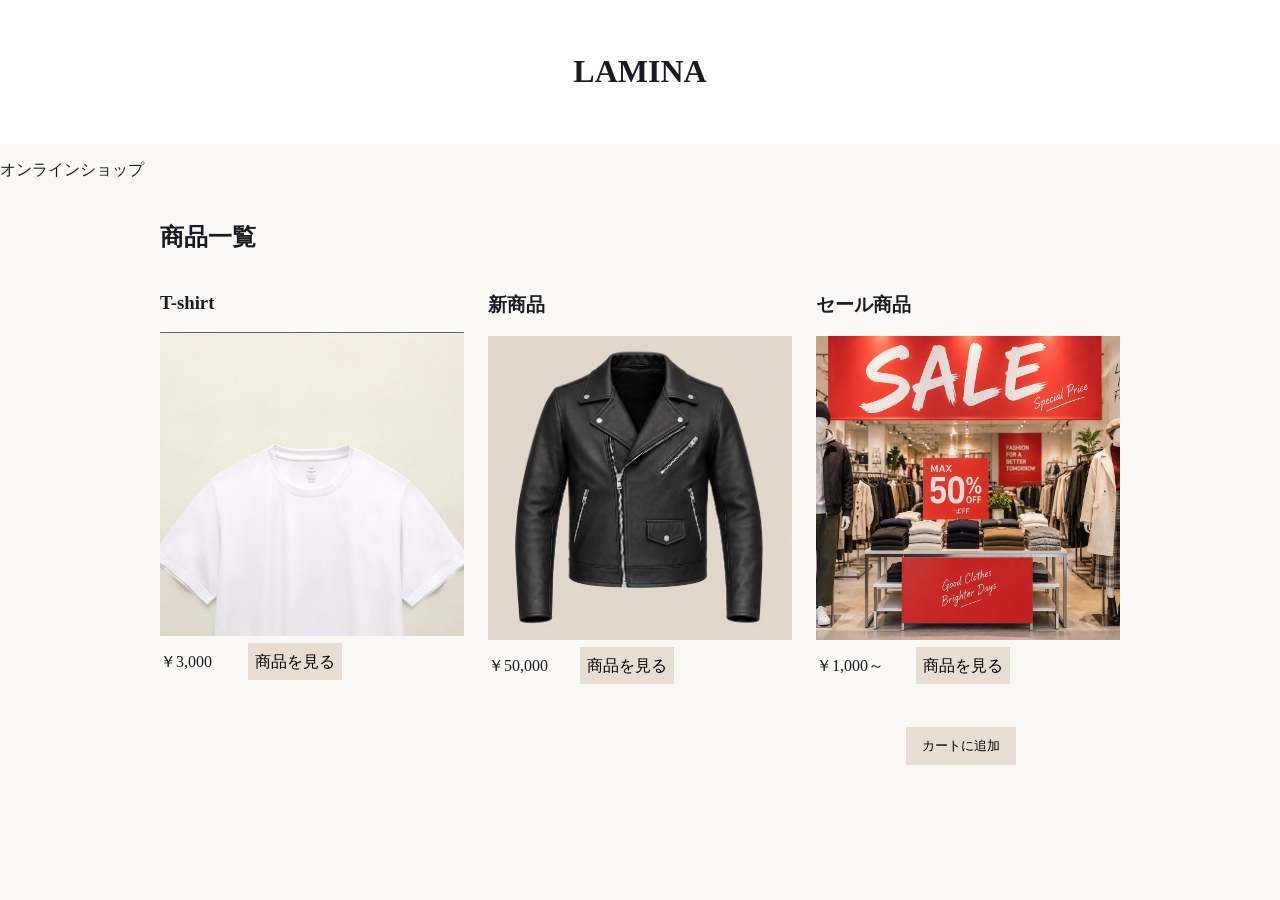
<file: index.html>
<!DOCTYPE html>
<html lang="ja">
<head>
    <meta charset="UTF-8">
    <meta name="viewport" content="width=device-width, initial-scale=1.0">
    <title>アパレルサイト</title>
    <link rel="stylesheet" href="style.css">
    <script src="script.js" defer></script>
</head>
<body>
  <header>
    <h1>
        LAMINA
    </h1>
  </header>
<p>
    オンラインショップ
</p>
  <main>
    <h2>
        商品一覧
    </h2>
    <div id="list"class="list">
      <productcard class="product">
        <h3>T-shirt</h3>
<a href="T-shirt.html">
        <img src="images/T-shirt.png" alt="T-shirt">
        </a>
        <p>￥3,000&emsp;&emsp;
          
          <a href="T-shirt.html" class="look-items">商品を見る</a></p>
           
      </productcard>

      <section class="new-img">
        <h3>新商品</h3>
        <a href="brand-new-items.html">
        <img src="images/beige.png" alt="新商品">
          </a>
        <p>￥50,000&emsp;&emsp;<a href="new-items.html" class="look-items">商品を見る</a></p>
      </section>

      <article class="new-img">
        <h3> セール商品</h3>
        <a href="sale.html">
        <img src="images/sale.png" alt="セール商品">
        </a>
        <p>￥1,000～&emsp;&emsp;<a href="sale.html" class="look-items">商品を見る</a></p>
         <button class="add-cart" >カートに追加</button> 
      </article>

    </div>

</main>
</body>
</html>
</file>
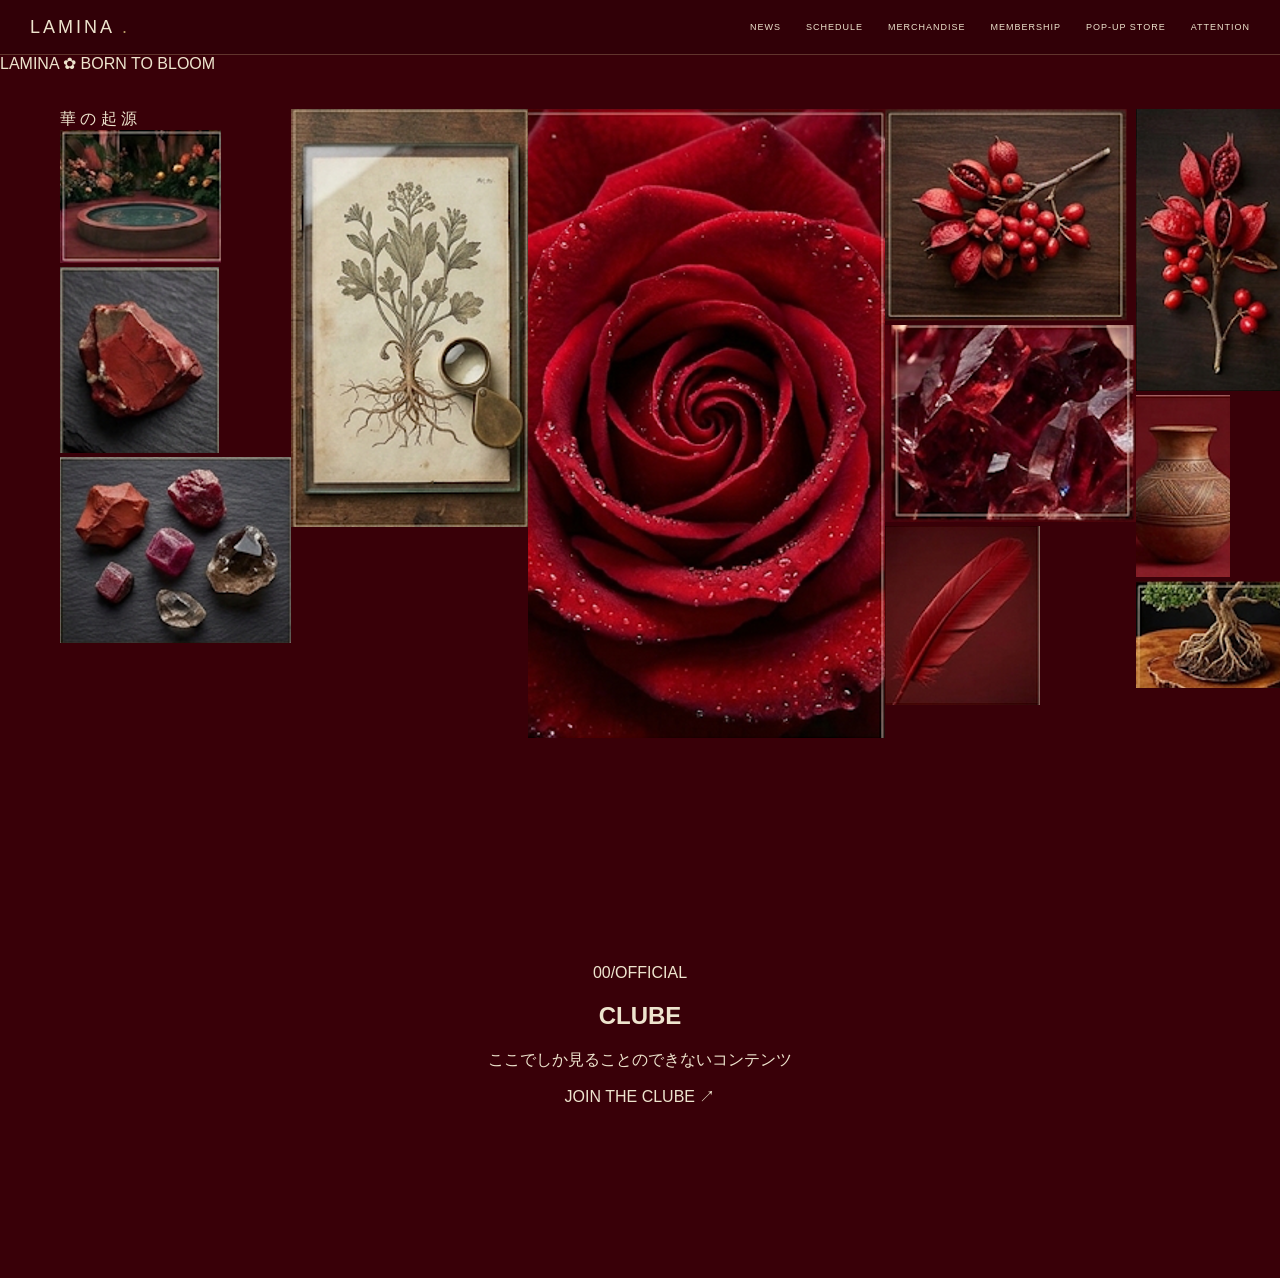
<file: brand-new-items.html>
<!DOCTYPE html>
<html lang="ja">
<head>
    <meta charset="UTF-8">
    <meta name="viewport" content="width=device-width, initial-scale=1.0">
    <title>新商品</title>
    <link rel="stylesheet" href="band-new-items.css">
</head>

<body>
    <header class="header">
        <a href="#" class="logo">LAMINA <span>.</span></a>

        <button class="menu" id="menu" aria-label="メニュー">
            <span></span>
            <span></span>
        </button>

        <nav class="nav" id="nav">
            <a href="#news">NEWS</a>
            <a href="#schedule">SCHEDULE</a>
            <a href="#merchandise">MERCHANDISE</a>
            <a href="#membership">MEMBERSHIP</a>
            <a href="#pop-up-store">POP-UP STORE</a>
            <a href="#attention">ATTENTION</a>
        </nav>
    </header>

    <main>
      
<section class="home" id="home">

    <div class="home-top">
        <span>LAMINA</span>
        <span class="hero-emblem">✿</span>
        <span>BORN TO BLOOM</span>
    </div>

    <div class="gallery">

        <!-- 左端 -->
        <div class="gal-col">

            <div class="item">
                <span>華</span>
                <span>の</span>
                <span>起</span>
                <span>源</span>
            </div>

            <div class="gallery-item">
                <img src="images/flower-garden.jpg" alt="花園">
            </div>

            <div class="gallery-item">
                <img src="images/red-stone.png" alt="赤い鉱石">
            </div>

            <div class="gallery-item">
                <img src="images/mineral.png" alt="鉱石">
            </div>

        </div>

        <!-- 左から2列目 -->
        <div class="gallery-column">
            <div class="gallery-item tall">
                <img src="images/botanical.png" alt="植物標本">
            </div>
        </div>

        <!-- 中央 -->
        <div class="gallery-column center-column">
            <div class="gallery-item main-rose">
                <img src="images/main-rose.png" alt="赤い薔薇">
            </div>
        </div>

        <!-- 右から2列目 -->
        <div class="gallery-column right-column">

            <div class="gallery-item">
                <img src="images/berries.png" alt="赤い実">
            </div>

            <div class="gallery-item">
                <img src="images/crystal.png" alt="赤い結晶">
            </div>

            <div class="gallery-item">
                <img src="images/feather.png" alt="赤い羽根">
            </div>

        </div>

        <!-- 右端 -->
        <div class="gallery-column">

            <div class="gallery-item">
                <img src="images/seed.png" alt="植物の種">
            </div>

            <div class="gallery-item">
                <img src="images/vase.png" alt="アンティークの花瓶">
            </div>

            <div class="gallery-item">
                <img src="images/root.png" alt="植物の根">
            </div>

        </div>

    </div>

</section>

<!--member-->
<section class="club" id="club">
  <div class="club-content">
    <p>00/OFFICIAL</p>
    <h2>CLUBE</h2>
    <p class="club-text">ここでしか見ることのできないコンテンツ</p>
    <a href="member.html" class="join-club">JOIN THE CLUBE ↗</a>
  </div>
</section>

    </main>
</body>
</html>
</file>
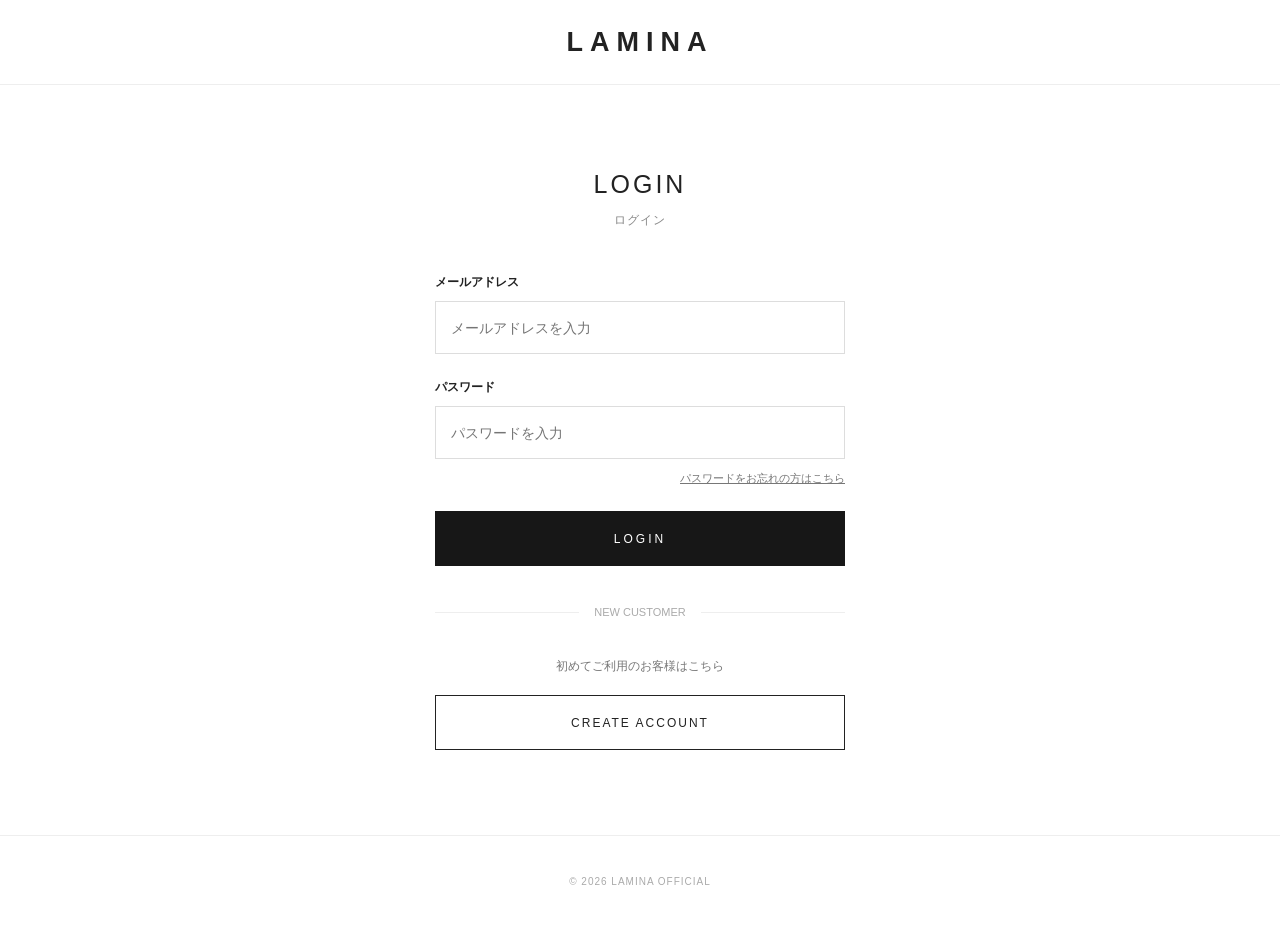
<file: member.html>
<!DOCTYPE html> 

<html lang="ja"> 

<head> 

  <meta charset="UTF-8"> 

  <meta name="viewport" content="width=device-width, initial-scale=1.0"> 

  

  <title>OFFICIAL LOGIN</title> 

  

  <!-- CSS読み込み --> 

  <link rel="stylesheet" href="member.css"> 

</head> 

  

<body> 

  

  <!-- HEADER --> 

  <header> 

    <div class="logo">LAMINA</div> 

  </header> 

  

  <!-- LOGIN --> 

  <main class="login-container"> 

  

    <div class="login-title"> 

      <h1>LOGIN</h1> 

      <p>ログイン</p> 

    </div> 

  

    <form action="#" method="post"> 

  

      <!-- メールアドレス --> 

      <div class="form-group"> 

        <label for="email">メールアドレス</label> 

        <input 

          type="email" 

          id="email" 

          name="email" 

          placeholder="メールアドレスを入力" 

          required 

        > 

      </div> 

  

      <!-- パスワード --> 

      <div class="form-group"> 

        <label for="password">パスワード</label> 

        <input 

          type="password" 

          id="password" 

          name="password" 

          placeholder="パスワードを入力" 

          required 

        > 

  

        <a href="#" class="forgot"> 

          パスワードをお忘れの方はこちら 

        </a> 

      </div> 

  

      <!-- ログインボタン --> 

      <button type="submit" class="login-button"> 

        LOGIN 

      </button> 

  

    </form> 

  

    <!-- 区切り線 --> 

    <div class="divider"> 

      NEW CUSTOMER 

    </div> 

  

    <!-- 新規登録 --> 

    <div class="register"> 

      <p>初めてご利用のお客様はこちら</p> 

  

      <a href="#" class="register-button"> 

        CREATE ACCOUNT 

      </a> 

    </div> 

  

  </main> 

  

  <!-- FOOTER --> 

  <footer> 

    <p>© 2026 LAMINA OFFICIAL</p> 

  </footer> 

  
<script src="member.js"></script>
</body> 

</html>
</file>
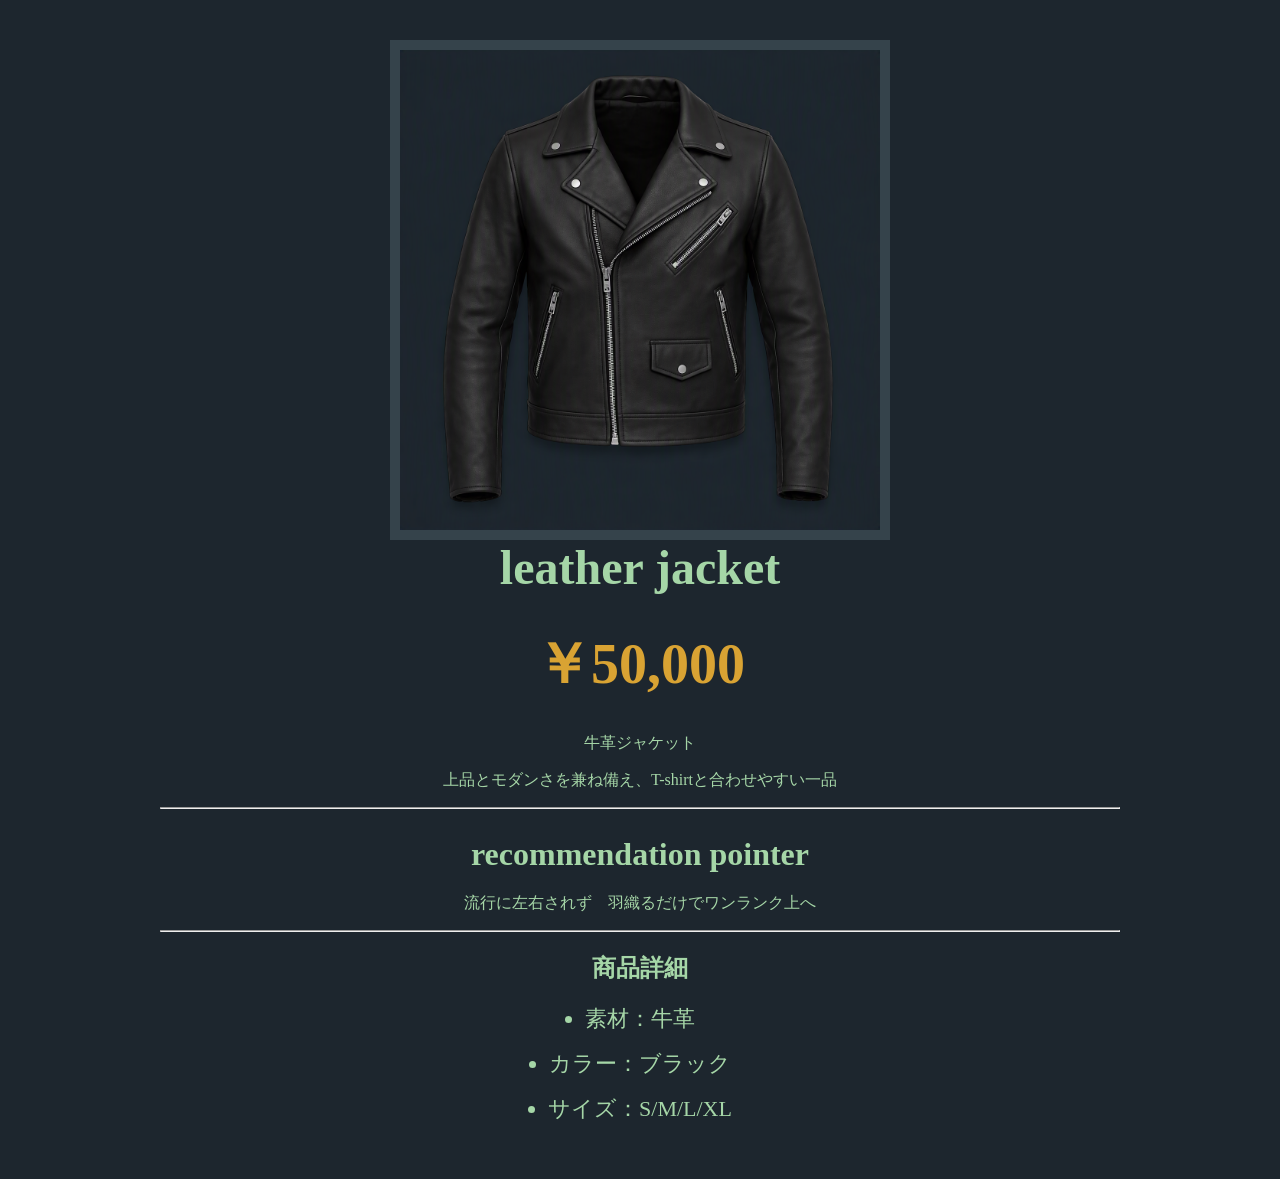
<file: new-items.html>
<!DOCTYPE html>
<html lang="jp">
<head>
    <meta charset="UTF-8">
    <meta name="viewport" content="width=device-width, initial-scale=1.0">
    <title>新商品</title>
    <link rel="stylesheet" href="new-items.css">
</head>
<body>
    <main>
        <img src="images/Designer (1).png" alt="革ジャン" class="new-items-img">
        <h1>leather jacket</h1>
        <p class="price">￥50,000</p>
        <p class="leather">牛革ジャケット</p>
        <p class="leather">上品とモダンさを兼ね備え、T-shirtと合わせやすい一品</p>
<hr>

<h2 class="recommendation">recommendation pointer</h2>
<p class="reco">流行に左右されず　羽織るだけでワンランク上へ</p>
<hr>
<h2>商品詳細</h2>


<ul class="center-list">
    <li>素材：牛革</li>
    <li>カラー：ブラック</li>
    <li>サイズ：S/M/L/XL</li>
</ul>


    </main>

    
</body>
</html>
</file>
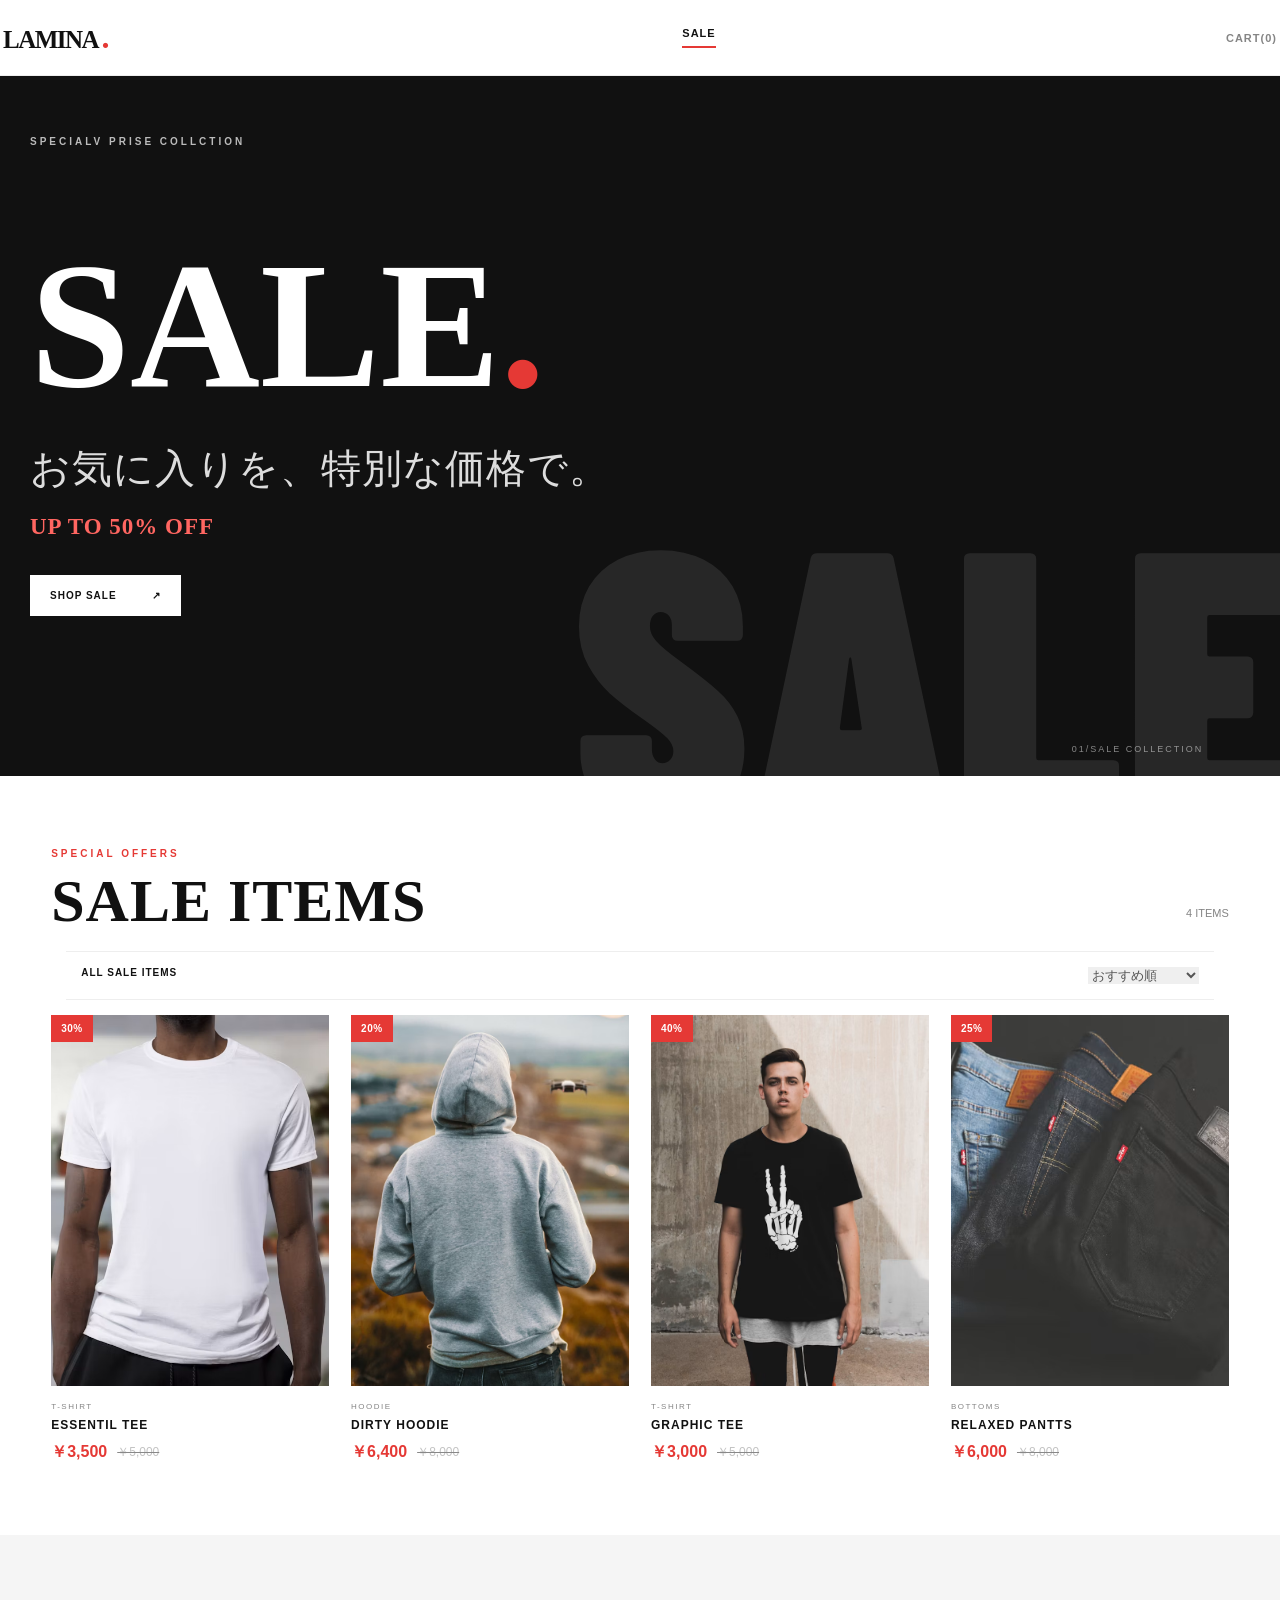
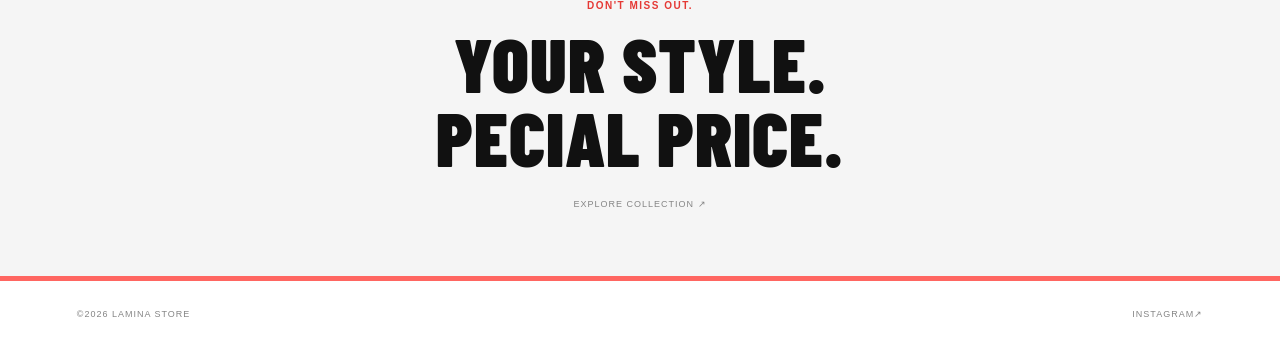
<file: sale.html>
<!DOCTYPE html>
<html lang="jp">
<head>
    <meta charset="UTF-8">
    <meta name="viewport" content="width=device-width, initial-scale=1.0">
    <title>セール商品</title>
    <link rel="stylesheet" href="sale.css">
</head>
<body>
    <header class="header">
        <a href="index.html" class="logo">LAMINA <span>.</span></a>
       
        <nav>
            <a href="T-shirt.html"></a>
            <a href="new-items.html"></a>
            <a href="sale.html" class="move-sale">SALE</a>
        </nav>
        <a href="#" class="cart">CART(0)</a>
    </header>

    <main>
        <section class="sale-section">
            <div class="start-content">
                <p class="sp-sale">SPECIALV PRISE COLLCTION</p>
                <h1>SALE<span>.</span></h1>
                <p class="sub">お気に入りを、特別な価格で。</p>
                <p class="upTo">UP TO 50% OFF</p>
                <a href="#" class="hero-button">
                    SHOP SALE<span>↗</span>
                </a>
            </div>
            <div class="lower-right">01/SALE COLLECTION</div>
        </section>
<SECTION class="sale-items" id="sale-items">
        <div class="section-head">
            <div>
            <p class="section-lavel">SPECIAL OFFERS</p>
            <h2>SALE ITEMS</h2>
        </div>
        <p class="item-count">4 ITEMS</p>
        </div>

        <div class="bar">
            <span>ALL SALE ITEMS</span>
            <select aria-label="商品の並び替え">
                <option>おすすめ順</option>
                <option>割引率が高い順</option>
                <option>安い順</option>
            </select>
        </div>
<div class="card-card">
        <article class="card">
            <a href="T-shirt-sale.html" class="T-shirt-sale-img">
                <span class="on-sale">30%</span>
                <img src="images/T-shirt-sale.jpg" alt="T-shirt-sale-img">
            </a>
            <p class="category">T-SHIRT</p>
            <h3>ESSENTIL TEE</h3>
           <div class="pirce">
            <span class="dollar">￥3,500</span>
            <span class="Counterfeit">￥5,000</span>
           </div>
        </article>

        <article class="card">
            <a href="hoodie.html" alt="hoodie" class="hoodie">
            <span class="on-sale">20%</span>
            <img src="images/hoodie-sale.jpg" alt="hoodie-img">
            </a>
            <p class="category">HOODIE</p>
            <h3>DIRTY HOODIE</h3>
            <div class="pirce">
<span class="dollar">￥6,400</span>
<span class="Counterfeit">￥8,000</span>
</div>
        </article>

        <article class="card">
            <a href="fugly.html"alt="fugly" class="tacky-fugly">
                <span class="on-sale">40%</span>
                <img src="images/tacky-product.jpg" alt="fugly-man">
            </a>
            <p class="category">T-SHIRT</p>
            <h3>GRAPHIC TEE</h3>
            <div class="pirce">
            <span class="dollar">￥3,000</span>
            <span class="Counterfeit">￥5,000</span>
            </div>
        </article>

        <article class="card">
            <a href="pants.html" alt="pants" class="bottoms">
                <span class="on-sale">25%</span>
            <img src="images/jeans.jpg" alt="jeans-img">
            </a>
            <p class="category">BOTTOMS</p>
            <h3>RELAXED PANTTS</h3>
            <div class="pirce">
                <span class="dollar">￥6,000</span>
                <span class="Counterfeit">￥8,000</span>
            </div>
        </article>

     
</div>
        </SECTION>

           <section class="sale-ms">
            <p>DON'T MISS OUT.</p>
            <h2>YOUR STYLE.<br>
            PECIAL PRICE.</h2>
            <a href="#"alt="??" class="EXPLORE">EXPLORE COLLECTION ↗</a>
            
        </section>
    </main>

    <footer class="footer">
        <p>©2026 LAMINA STORE</p>
        <a href="#">INSTAGRAM↗</a>
    </footer>
</body>
</html>
</file>
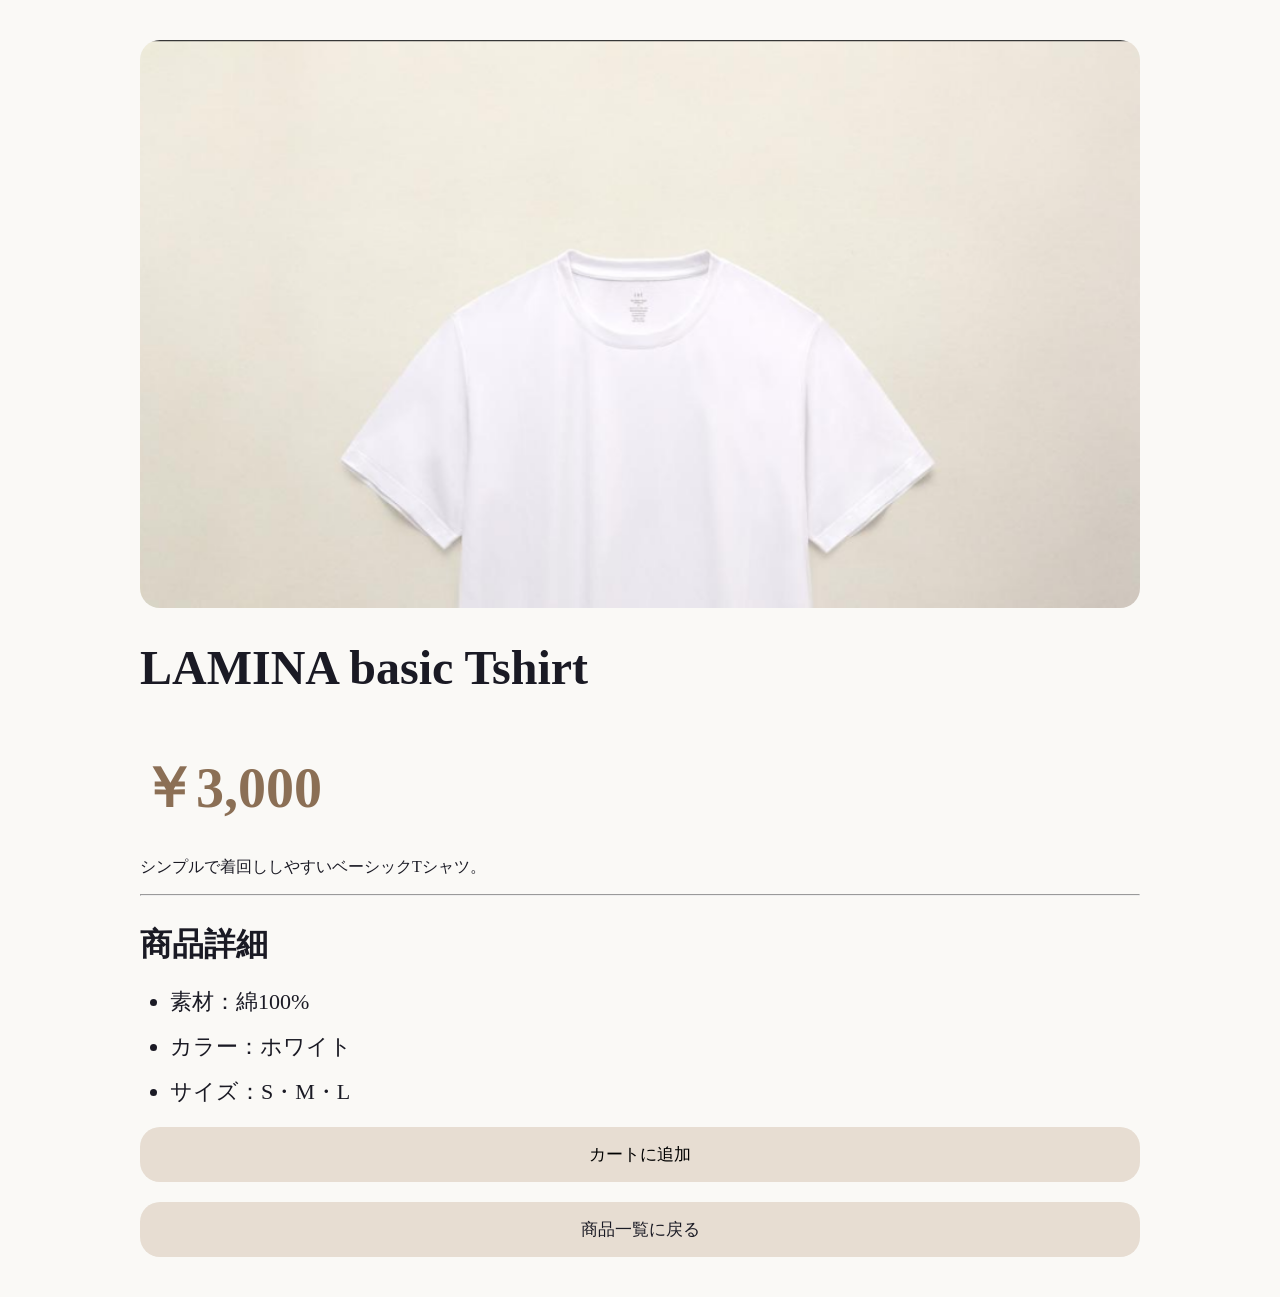
<file: T-shirt.html>
<!DOCTYPE html>
<html lang="ja">
<head>
    <meta charset="UTF-8">
    <meta name="viewport" content="width=device-width, initial-scale=1.0">
    <title>T-shirtページ</title>
    <link rel="stylesheet" href="T-shirt.css">
</head>
<body> 
    <main>
         <img src="images/T-shirt.png" alt="T-shirt" class="T-shirt-img">
        <h1>LAMINA basic Tshirt</h1>
        <p class="price">￥3,000</p>
        <p class="basic">シンプルで着回ししやすいベーシックTシャツ。</p>
        <hr>
        <h2>商品詳細</h2>
        <ul>
            <li>素材：綿100%</li>
            <li>カラー：ホワイト</li>
            <li>サイズ：S・M・L</li>
        </ul>
        <button class="cart-button">カートに追加</button>
        <a href="index.html" class="back-button">商品一覧に戻る</a>
    </main>  
</body>
</html>
</file>
<file: style.css>
*{
    box-sizing: border-box;
}

body{
    margin: 0;
    font-family: "Comic Sans MS";
    color:#1a1a24;
    background-color: #faf9f6;
}

header{
    padding: 32px 20px;
    text-align: center;
    background-color:#fff ;
}

main{
    max-width: 1000px;
    margin: 40px auto;
    padding: 0 20px;
}

.list{
    display: grid;
    grid-template-columns: repeat(3,1fr);
    gap: 24px;
}


.product img,
.new-img img {
    width: 100%;
    aspect-ratio: 1 / 1;
    object-fit: cover;
    display: block;
}


.look-items{
       padding: 10px 7px;
    border: none;
    background-color:#E7DDD2;
    color: black;
    text-decoration: none;
}

.look-items:hover{
    
    background-color: #D7C9BA;
}

.add-cart{
    display: block;
    padding: 10px 16px;
    border: none;
    background-color:#E7DDD2;
    margin-top: 50px;
    margin-left: 90px;
}

.add-cart:hover{
    opacity: 0.8;
    background-color:#D7C9BA;
}

@media(max-width:600px){
    .list{
    grid-template-columns: repeat(2,1fr);
    gap:12px;
    }
    

    .product img,
.new-img img {
    width: 100%;
    aspect-ratio: 1 / 1;
    object-fit: cover;
    display: block;
}
}
</file>
<file: band-new-items.css>
:root {
    --red-dark: #390008;
    --red-main: #650b17;
    --red-light: #8b1828;
    --gold: #b99b68;
    --cream: #eee4ce;
    --black: #180c0e;
}

* {
    box-sizing: border-box;
}

html {
    scroll-behavior: smooth;
    scroll-padding-top: 84px;
}

body {
    margin: 0;
    color: var(--cream);
    background-color: var(--red-dark);
    font-family: "Montserrat", "Noto Sans JP", sans-serif;
    overflow-x: hidden;
}

a {
    color: inherit;
    text-decoration: none;
}

.header {
    height: 55px;
    position: fixed;
    top: 0;
    left: 0;
    width: 100%;
    z-index: 100;
    display: flex;
    justify-content: space-between;
    align-items: center;
    padding: 0 30px;
    background: rgba(49, 0, 8, .92);
    border-bottom: 1px solid rgba(220, 190, 145, .28);
    backdrop-filter: blur(12px);
    transition: .4s;
}

.header.scrolled {
    background: rgba(35, 0, 6, .97);
}

.logo {
    font-size: 18px;
    letter-spacing: 3px;
}

.logo span {
    color: var(--gold);
}

.nav {
    display: flex;
    align-items: center;
    gap: 25px;
}

.nav a {
    color: var(--cream);
    font-size: 9px;
    letter-spacing: 1px;
    transition: .3s;
}

.nav a:hover {
    color: var(--gold);
}

.menu {
    display: none;
}

main {
    padding-top: 54px;
}

.gallery{
    width: 100%;
    max-width: 1200px;
    min-height: 400px;
    margin: 36px auto;
    padding: 0 20px;
display: grid;
grid-template-columns: 
0.8fr
1.1fr
1.8fr
1.1fr
0.8fr;
}

.club{
    min-height: 500px;
    padding: 100px 8%;
    display: flex;
    justify-content: center;
    align-items: center;
    text-align: center;
    color: var(--cream);
    
}
</file>
<file: member.css>
/* ========================= 

   BASE 

========================= */ 

  

* { 

  margin: 0; 

  padding: 0; 

  box-sizing: border-box; 

} 

  

body { 

  font-family: Arial, "Noto Sans JP", sans-serif; 

  color: #222; 

  background: #fff; 

} 

  

a { 

  text-decoration: none; 

  color: inherit; 

} 

  

  

/* ========================= 

   HEADER 

========================= */ 

  

header { 

  height: 85px; 

  display: flex; 

  align-items: center; 

  justify-content: center; 

  border-bottom: 1px solid #eee; 

} 

  

.logo { 

  font-size: 27px; 

  font-weight: 800; 

  letter-spacing: 7px; 

} 

  

  

/* ========================= 

   LOGIN CONTAINER 

========================= */ 

  

.login-container { 

  width: 100%; 

  max-width: 460px; 

  margin: 85px auto; 

  padding: 0 25px; 

} 

  

.login-title { 

  text-align: center; 

  margin-bottom: 45px; 

} 

  

.login-title h1 { 

  font-size: 25px; 

  font-weight: 500; 

  letter-spacing: 3px; 

} 

  

.login-title p { 

  margin-top: 13px; 

  font-size: 12px; 

  color: #888; 

  letter-spacing: 1px; 

} 

  

  

/* ========================= 

   FORM 

========================= */ 

  

.form-group { 

  margin-bottom: 25px; 

} 

  

.form-group label { 

  display: block; 

  font-size: 12px; 

  margin-bottom: 10px; 

  font-weight: 600; 

} 

  

.form-group input { 

  width: 100%; 

  height: 53px; 

  padding: 0 15px; 

  border: 1px solid #ddd; 

  background: #fff; 

  font-size: 14px; 

  outline: none; 

  transition: .3s; 

} 

  

.form-group input:focus { 

  border-color: #222; 

} 

  

  

/* パスワード忘れ */ 

  

.forgot { 

  display: block; 

  text-align: right; 

  margin-top: 12px; 

  font-size: 11px; 

  color: #777; 

  text-decoration: underline; 

} 

  

  

/* ========================= 

   LOGIN BUTTON 

========================= */ 

  

.login-button { 

  width: 100%; 

  height: 55px; 

  border: none; 

  background: #171717; 

  color: #fff; 

  font-size: 12px; 

  letter-spacing: 3px; 

  cursor: pointer; 

  transition: .3s; 

} 

  

.login-button:hover { 

  background: #555; 

} 

  

  

/* ========================= 

   DIVIDER 

========================= */ 

  

.divider { 

  display: flex; 

  align-items: center; 

  gap: 15px; 

  margin: 40px 0; 

  color: #aaa; 

  font-size: 11px; 

} 

  

.divider::before, 

.divider::after { 

  content: ""; 

  flex: 1; 

  height: 1px; 

  background: #eee; 

} 

  

  

/* ========================= 

   REGISTER 

========================= */ 

  

.register { 

  text-align: center; 

} 

  

.register p { 

  font-size: 12px; 

  color: #777; 

  margin-bottom: 20px; 

} 

  

.register-button { 

  display: flex; 

  justify-content: center; 

  align-items: center; 

  width: 100%; 

  height: 55px; 

  border: 1px solid #222; 

  color: #222; 

  font-size: 12px; 

  letter-spacing: 2px; 

  transition: .3s; 

} 

  

.register-button:hover { 

  background: #222; 

  color: #fff; 

} 

  

  

/* ========================= 

   FOOTER 

========================= */ 

  

footer { 

  text-align: center; 

  padding: 40px 20px; 

  border-top: 1px solid #eee; 

  font-size: 10px; 

  color: #aaa; 

  letter-spacing: 1px; 

} 

  

  

/* ========================= 

   RESPONSIVE 

========================= */ 

  

@media (max-width: 600px) { 

  

  header { 

    height: 70px; 

  } 

  

  .logo { 

    font-size: 23px; 

  } 

  

  .login-container { 

    margin: 65px auto 85px; 

  } 

  

  .login-title h1 { 

    font-size: 22px; 

  } 

  

}
</file>
<file: new-items.css>
*{
    box-sizing: border-box;
}

body{
    margin: 0%;
    font-family:"comic Sans MS";
    color: #1a1a1a;
    background-color: #1D262E; 
}

main{
    max-width: 1000px;
    margin: 40px auto;
    padding: 0 20px;
    color: #A5D6A7;
    text-align: center;
}

.new-items-img {
    display: block;
    width: 500px;
    max-width: 100%;
    height: 500px;
    margin: 0 auto;
    background-color: #35434B;
    padding: 10px;
}

h1{
    font-size: 48px;
    margin-top: 0px;
}

.price{
    font-size :56px ;
    font-weight: bold;
    color: #D9A333;
    margin-bottom: 30px;
    margin-top: 30px;
}

.leather{
    font-family:"HGP創英角ﾎﾟｯﾌﾟ体" ;
}



h2{
    font: size 32px;
    margin-bottom: 20px;
    font-family:"HGP創英角ﾎﾟｯﾌﾟ体" ;
}

.recommendation{
    font-size: 32px;
    font-family:comic Sans MS ;
}

.reco{
    font-family:"HGP創英角ﾎﾟｯﾌﾟ体" ;
}

.center-list{
     display: flex;
  flex-direction: column; 
  align-items: center;    
  padding: 0;   
}

ul{
    padding-left: 30px;
}
li{
    font-size: 22px;
    margin-bottom: 15px;
    font-family: "HGP創英角ﾎﾟｯﾌﾟ体";
}

@media(max-width:600px){
main{
    margin: 20px auto;
}

h1{
    font-size: 32px;
}

.price{
    font-size: 40px;
}

h2{
    font-size: 24px;
}

}
</file>
<file: sale.css>
@import url('https://fonts.googleapis.com/css2?family=Barlow+Condensed:wght@500;600;700;800;900&display=swap');

body {
  font-family: "HGP創英角ﾎﾟｯﾌﾟ体",
   "Comic Sans MS", sans-serif;
}

:root{
  --black:#111111;
  --white:#ffffff;
  --gray: #858585; 

  --light-gray: #f3f3f3; 

  --red: #e53935; 
}

*{
  box-sizing: border-box;
  margin: 0;
  padding: 0;
}

html{
  scroll-behavior: smooth;
}

body{
  color: var(--black);
  background-color: var(--white);
}

a{
  color: inherit;
  text-decoration: none;
}

.header{
  height: 76px;
  padding: 3px;
  display: flex;
  align-items: center;
  justify-content: space-between;
  border-bottom: 1px solid#eeeeee;
}

.logo{
  font-size: 25px;
  font-weight: 800;
  letter-spacing: -1.5px;
  color: #111111;
  font-family:  Jokerman;
  text-align: left;
}

.logo span{
  color: var(--red);
  font-size: 32px;
  font-weight: 700;
}

.header nav {
  display: flex;
  gap: 32px;
}

.header nav a,.cart{
  font-size: 11px;
  font-weight: 700;
  letter-spacing: 1px;
}

.header nav a:hover,.move-sale{
  color: var(--black)
}

.header nav a,.move-sale { 

  border-bottom: 2px solid var(--red); 

  padding-bottom: 7px; 

} 

.sale-section{
  min-height: 390px;
  background: var(--black);
  color: var(--white);
  padding: 16% 8%;
  position: relative; /*上下左右に少し動くようだが、変わらない気が*/
  display: flex;
  align-items: center;
  overflow: hidden; /*要素からはみ出ることはないが保険的な*/
}


.sale-section {
  position: relative;
  overflow: hidden;

  padding: 60px 30px;
  min-height: 320px;
}
.sale-section::after {
    content: "SALE"; 

  position: absolute; 

  right: -15px; 

  bottom: -85px; 

  font-family: 'Barlow Condensed', sans-serif; 

  font-size: clamp(180px, 30vw, 400px); 

  font-weight: 900; 

  line-height: 1; 

  color: rgba(255, 255, 255, 0.095); 

  pointer-events: none; 
}

  .sp-sale,.section-lavel{
    font-size: 10px;
    font-weight: 700;
    letter-spacing: 3px;
  }

  .sp-sale{
    color: #bbbbbb;
    margin-bottom: 75px;
  }
.start-content{
  margin-bottom: 100px;
}
  
.start-content h1{
  font-size: 180px;
  font-family: Jokerman;
}
  .sale-section h1 span{
    color: var(--red);
  }

  .sub{
    margin-top: 12px;
    font-size: 40px;
    color: #dddddd;
    letter-spacing: 1px;
    
  }

  .upTo{
    margin-top: 18px;
    color: #ff6661;
    font-family: "Comic Sans MS";
    font-size: 23px;
    font-weight: 800;
    letter-spacing: 1px;
  }

  .hero-button{
    margin-top: 35px;
    display: inline-flex;
    align-items: center;
    gap: 35px;
    padding: 15px 20px;
    color: var(--black);
    background-color: var(--white);
    font-size: 10px;
    font-weight: 800;
    letter-spacing: 1px;
     transition: background 0.2s, color 0.2s; 
  }
  .hero-button:hover{
    background: var(--red);
    color: var(--white);
  }

  .lower-right{
 position: absolute; 

  bottom: 22px; 

  right: 6%; 

  color: #888888; 

  font-size: 9px; 

  letter-spacing: 2px; 
  }

.sale-items{
  padding: 72px 4%;
}  

.section-head{
  display: flex;
  align-items: end;
  justify-content: space-between;
}

.section-lavel{
  color: var(--red);
  margin-bottom:  8px;
}

.section-head h2{
  font-family: Chiller;
  font-size: 60px;
  letter-spacing: 1px;
}

.item-count{
  color: var(--gray);
  font-size: 11px;
 padding-bottom: 17px;
}

.bar{
  display: flex;
  justify-content: space-between;
  margin: 15px;
  border-top: 1px solid #eeeeee;
  border-bottom: 1px solid #eeeeee;
  font-size: 10px;
  font-weight: 700;
  letter-spacing: 1px;
 padding: 15px;

  
}

.bar:hover,
.border-top:hover
.bar select:hover {
  background-color: #bbbbbb;
  transition: background-color 0.2s, color 0.2s;
}


.bar select{
  border: none;
  outline: none;
color: #555555;
font-family:inherit;

.bar select {
  background-color: #eeeeee;
}

}

/*以下card*/


.card-card {
  display: grid;
  grid-template-columns: repeat(4, minmax(0, 1fr));
  gap: 22px;
}


.card {
  min-width: 0;
}

.card a {
  display: block;
  overflow: hidden;
  background-color: var(--light-gray);
  aspect-ratio: 3 / 4;
}

.card img {
  display: block;
  width: 100%;
  height: 100%;
  object-fit: cover;
  transition: transform 0.45s ease;
}

.card a:hover img {
  transform: scale(1.05);
}

.on-sale{
  position: absolute; 

  z-index: 10;
 

  padding: 8px 10px; 

  color: var(--white); 

  background: var(--red); 

  font-size: 10px; 

  font-weight: 800; 

  letter-spacing: 0.5px; 
}

.category{
  margin-top: 16px;
  font-size: 8px;
  color: var(--gray);
  font: weight 700px; 
  letter-spacing: 1.5px;
}

.card h3{
  margin-top: 7px;
  font-size: 12px;
  font-weight: 700;
  letter-spacing: 1px;
}

.pirce{
  display: flex;
  align-items: center;
  flex-wrap: wrap;
  gap: 10px ;
  margin-top: 10px;
}

.dollar{
  color: var(--red);
  font-size: 16px;
  font-weight: 900;
}

.Counterfeit{
  color: #99999999;
  font-size: 12px;
  text-decoration: line-through;
  text-decoration-color: #888888;
}

.sale-ms{
  padding: 65px;
  background-color:#f5f5f5 ;
  text-align: center;
}

.sale-ms p{
  color: var(--red);
  font-size: 10px;
  font-weight: 700;
  letter-spacing: 1.5px;
}

.sale-ms h2{ 
   margin-top: 15px; 

  font-family: 'Barlow Condensed', sans-serif; 

  font-size: clamp(40px, 7vw, 76px); 

  font-weight: 900; 

  line-height: 0.98; 

  letter-spacing: 1px;
}

.EXPLORE{
  display: inline-block;
  margin-top: 25px;
  margin-bottom: 7px;
  margin-bottom: 1px slid var(--black);

}

/*fooder*/
.footer{
  padding: 28px 6%;
  display: flex;
  align-items: center;
  gap: 24px;
  justify-content: space-between;
 border-top: 5px solid #ff6661; 
}

.footer p,a{
 color: var(--gray); 

  font-size: 9px; 

  letter-spacing: 1px; 
}

@media(max-width:767px){
  .header{
    padding:3px  ;
}



.header nav{
order: 3;
}
}

/* 猫の手カーソル */
* {
  cursor: url("./images/cat.png") 10 10, pointer !important;
}
</file>
<file: T-shirt.css>
*{
    box-sizing: border-box;
}

body{
    margin: 0;
    font-family: "comic Sans MS";
    color: #1a1a24;
    background-color: #faf9f6
}

main{
    max-width: 1000px;
    margin: 40px auto;
    padding: 0,20px;
}

.T-shirt-img{
    display: block;
    width: 100%;
    border-radius: 20px;
}

h1{
    font-size: 48px;
    margin-bottom: 20px;
}

.price{
    font-size :56px; 
    font-weight: bold;
    color: #8B6f55;
    margin-bottom: 30px;
      font-family: "HGP創英角ﾎﾟｯﾌﾟ体";
}

.basic{
     font-family: "HGP創英角ﾎﾟｯﾌﾟ体";
}

h2{
    font-size: 32px;
    margin-bottom: 20px;
     font-family: "HGP創英角ﾎﾟｯﾌﾟ体";
}

ul{
    padding-left: 30px;
}

li{
    font-size: 22px;
    margin-bottom: 15px;
     font-family: "HGP創英角ﾎﾟｯﾌﾟ体";
}

.cart-button{
    display: block;
    font-size:17px;
    width: 100%;
    padding: 16px;
    margin-top: 20px;
    border: none;
    border-radius: 20px;
    background-color: #e7ddd2;
    font-family: "HGP創英角ﾎﾟｯﾌﾟ体";
    text-align: center;
}

.cart-button:hover{
        background-color: #D7C9BA;
}

.back-button{
    display: block;
     font-size:17px;
    width: 100%;
    padding: 16px;
    margin-top: 20px;
    border: none;
    border-radius: 20px;
    background-color: #e7ddd2;
    color: #1a1a24;
    font-family: "HGP創英角ﾎﾟｯﾌﾟ体";
    text-align: center;
    text-decoration: none;
}

.back-button:hover{
        background-color: #D7C9BA;
}

@media(max-width:600px){
main{
    margin: 20px auto;
}

h1{
    font-size: 32px;
}

.price{
    font-size: 40px;
}

h2{
    font-size: 24px;
}

}
</file>
